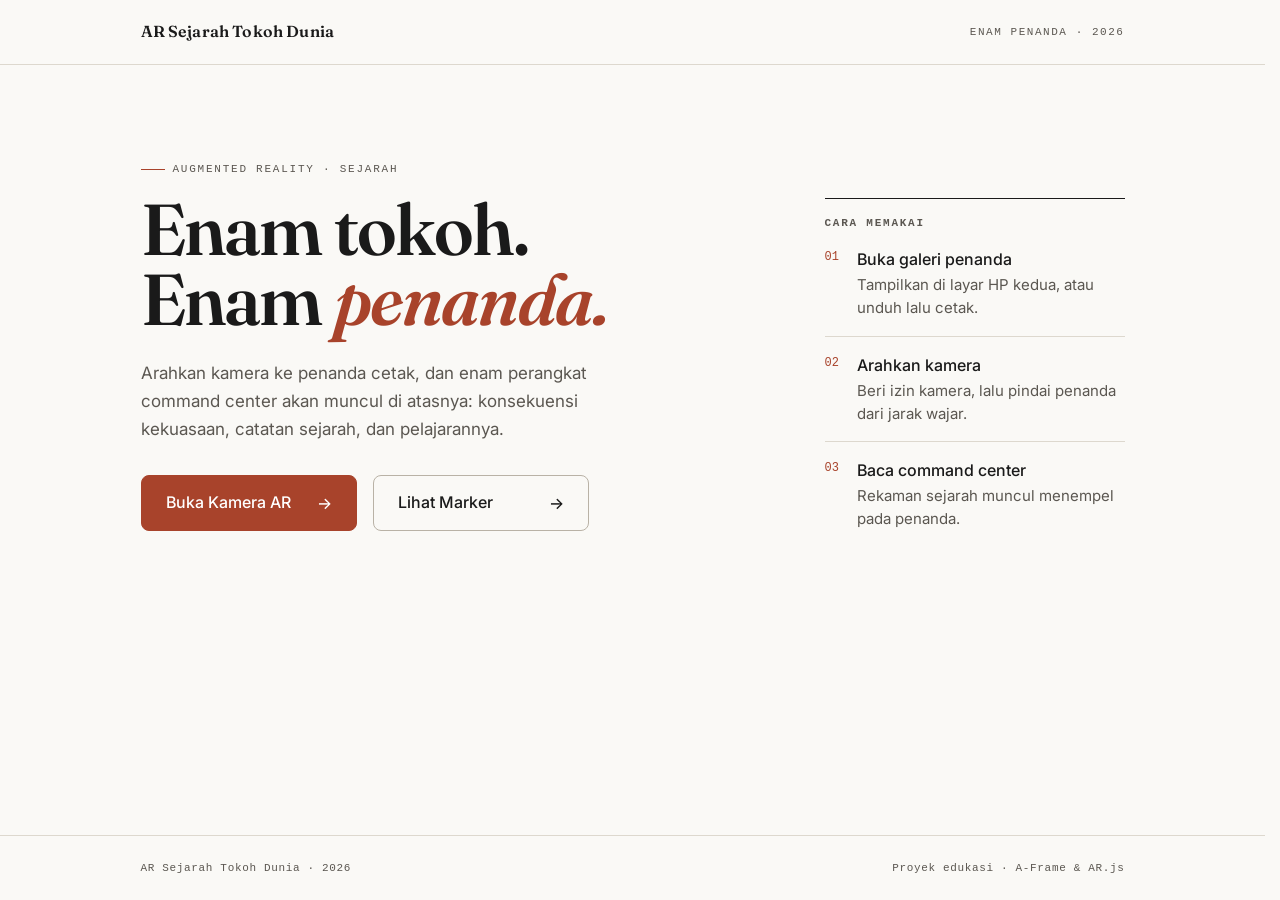
<file: index.html>
<!DOCTYPE html>
<html lang="id">

<head>
  <meta charset="utf-8">
  <meta name="viewport" content="width=device-width, initial-scale=1.0">
  <meta name="theme-color" content="#faf9f6">
  <meta name="description"
    content="Proyek AR Sejarah Tokoh Dunia: jelajahi enam tokoh sejarah abad ke-20 lewat penanda AR dan visual command center.">
  <title>AR Sejarah Tokoh Dunia — Dashboard</title>
  <link rel="preconnect" href="https://fonts.googleapis.com">
  <link rel="preconnect" href="https://fonts.gstatic.com" crossorigin>
  <link
    href="https://fonts.googleapis.com/css2?family=Fraunces:ital,opsz,wght@0,9..144,600;0,9..144,700;1,9..144,600&family=Inter:wght@400;500&display=swap"
    rel="stylesheet">
  <link rel="stylesheet" href="style.css">
</head>

<body>
  <div class="page">

    <header class="topbar">
      <div class="container topbar__inner">
        <p class="wordmark"><a href="index.html">AR Sejarah Tokoh Dunia</a></p>
        <p class="topbar__meta">Enam penanda &middot; 2026</p>
      </div>
    </header>

    <main class="page__main">
      <section class="container hero" aria-labelledby="hero-title">
        <div class="hero__lead">
          <p class="eyebrow">Augmented Reality &middot; Sejarah</p>
          <h1 class="hero__title" id="hero-title">Enam tokoh.<br>Enam <em>penanda.</em></h1>
          <p class="hero__lede">
            Arahkan kamera ke penanda cetak, dan enam perangkat command center akan
            muncul di atasnya: konsekuensi kekuasaan, catatan sejarah, dan pelajarannya.
          </p>

          <div class="hero__actions">
            <a class="btn btn--primary" href="ar.html">
              <span>Buka Kamera AR</span>
              <span class="btn__arrow" aria-hidden="true">&rarr;</span>
            </a>
            <a class="btn btn--ghost" href="marker.html">
              <span>Lihat Marker</span>
              <span class="btn__arrow" aria-hidden="true">&rarr;</span>
            </a>
          </div>
        </div>

        <aside class="hero__aside" aria-labelledby="steps-title">
          <h2 class="aside__title" id="steps-title">Cara memakai</h2>
          <ol class="steps">
            <li class="steps__item">
              <span class="steps__num" aria-hidden="true">01</span>
              <span>
                <span class="steps__label">Buka galeri penanda</span>
                <span class="steps__text">Tampilkan di layar HP kedua, atau unduh lalu cetak.</span>
              </span>
            </li>
            <li class="steps__item">
              <span class="steps__num" aria-hidden="true">02</span>
              <span>
                <span class="steps__label">Arahkan kamera</span>
                <span class="steps__text">Beri izin kamera, lalu pindai penanda dari jarak wajar.</span>
              </span>
            </li>
            <li class="steps__item">
              <span class="steps__num" aria-hidden="true">03</span>
              <span>
                <span class="steps__label">Baca command center</span>
                <span class="steps__text">Rekaman sejarah muncul menempel pada penanda.</span>
              </span>
            </li>
          </ol>
        </aside>
      </section>
    </main>

    <footer class="site-footer">
      <div class="container site-footer__inner">
        <span>AR Sejarah Tokoh Dunia &middot; 2026</span>
        <span>Proyek edukasi &middot; A-Frame &amp; AR.js</span>
      </div>
    </footer>

  </div>

  <script src="app.js"></script>
</body>

</html>
</file>
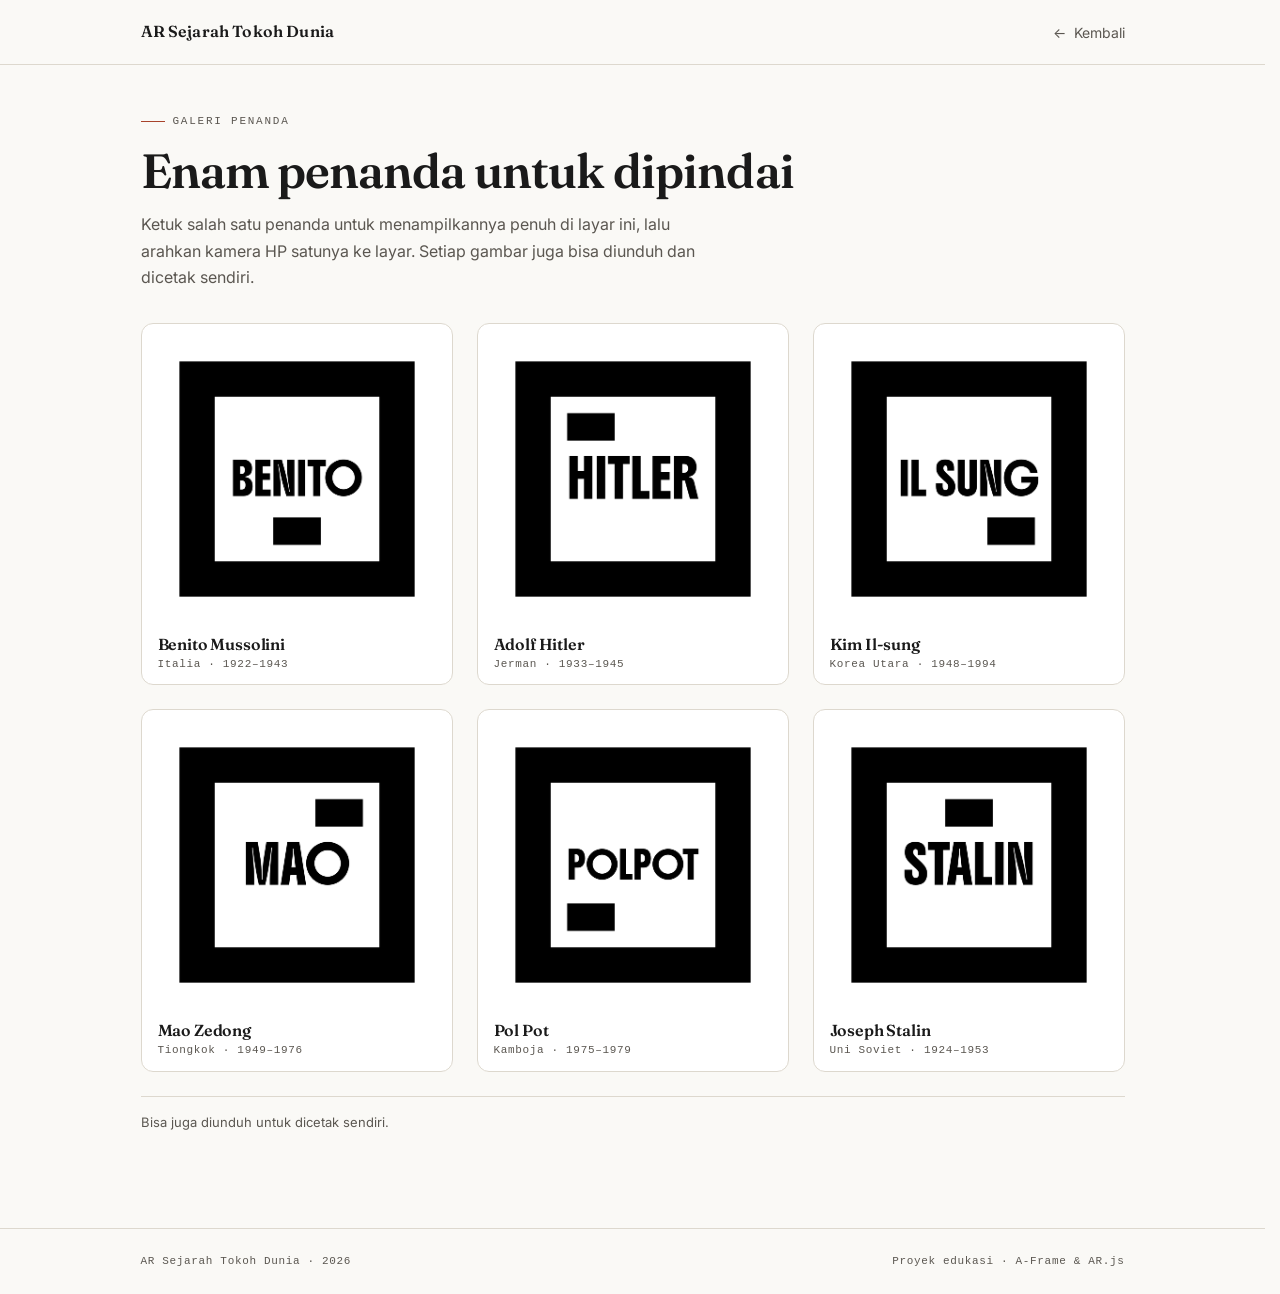
<file: marker.html>
<!DOCTYPE html>
<html lang="id">

<head>
  <meta charset="utf-8">
  <meta name="viewport" content="width=device-width, initial-scale=1.0">
  <meta name="theme-color" content="#faf9f6">
  <meta name="description"
    content="Galeri penanda AR: tampilkan di layar HP kedua atau unduh untuk dicetak sendiri.">
  <title>Marker — AR Sejarah Tokoh Dunia</title>
  <link rel="preconnect" href="https://fonts.googleapis.com">
  <link rel="preconnect" href="https://fonts.gstatic.com" crossorigin>
  <link
    href="https://fonts.googleapis.com/css2?family=Fraunces:ital,opsz,wght@0,9..144,600;0,9..144,700;1,9..144,600&family=Inter:wght@400;500&display=swap"
    rel="stylesheet">
  <link rel="stylesheet" href="style.css">
</head>

<body>
  <div class="page">

    <header class="topbar">
      <div class="container topbar__inner">
        <p class="wordmark"><a href="index.html">AR Sejarah Tokoh Dunia</a></p>
        <a class="back-link" href="index.html">
          <span aria-hidden="true">&larr;</span> Kembali
        </a>
      </div>
    </header>

    <main class="page__main">
      <section class="container page-head" aria-labelledby="page-title">
        <p class="eyebrow">Galeri penanda</p>
        <h1 class="page-head__title" id="page-title">Enam penanda untuk dipindai</h1>
        <p class="page-head__text">
          Ketuk salah satu penanda untuk menampilkannya penuh di layar ini, lalu arahkan
          kamera HP satunya ke layar. Setiap gambar juga bisa diunduh dan dicetak sendiri.
        </p>
      </section>

      <section class="container" aria-label="Daftar penanda">
        <div class="marker-grid" id="marker-grid"></div>
        <p class="grid-note">Bisa juga diunduh untuk dicetak sendiri.</p>
      </section>
    </main>

    <footer class="site-footer">
      <div class="container site-footer__inner">
        <span>AR Sejarah Tokoh Dunia &middot; 2026</span>
        <span>Proyek edukasi &middot; A-Frame &amp; AR.js</span>
      </div>
    </footer>

  </div>

  <dialog class="viewer" id="marker-viewer" aria-labelledby="viewer-title">
    <div class="viewer__shell">
      <div class="viewer__bar">
        <p class="viewer__title" id="viewer-title">Penanda</p>
        <button class="icon-btn" type="button" data-viewer-close aria-label="Tutup penanda">&times;</button>
      </div>

      <div class="viewer__stage">
        <img class="viewer__img" id="viewer-img" alt="">
      </div>

      <div class="viewer__foot">
        <p class="viewer__hint">Tampilkan di layar HP ini, lalu scan dengan HP satunya.</p>
        <div class="viewer__actions">
          <a class="btn btn--primary" id="viewer-download" href="#" download>
            <span>Unduh</span>
            <span class="btn__arrow" aria-hidden="true">&darr;</span>
          </a>
          <button class="btn btn--ghost" type="button" data-viewer-close>Tutup</button>
        </div>
      </div>
    </div>
  </dialog>

  <script src="app.js"></script>
</body>

</html>
</file>
<file: style.css>
/* ============================================
   Tokens
   ============================================ */
:root {
  --bg: #faf9f6;
  --surface: #ffffff;
  --ink: #1a1a1a;
  --ink-soft: #5b5751;
  --line: #ddd8ce;
  --line-strong: #b9b2a6;
  --accent: #a8432b;
  --accent-dark: #8a3521;
  --on-accent: #ffffff;

  --space-1: 8px;
  --space-2: 16px;
  --space-3: 24px;
  --space-4: 32px;
  --space-5: 48px;
  --space-6: 64px;
  --space-7: 96px;

  --radius: 8px;
  --radius-sm: 6px;
  --radius-lg: 12px;
  --container: 1080px;

  --font-display: 'Fraunces', Georgia, 'Times New Roman', serif;
  --font-body: 'Inter', system-ui, -apple-system, 'Segoe UI', Roboto, sans-serif;
  --font-mono: 'Courier New', ui-monospace, monospace;

  --ease: cubic-bezier(0.2, 0.6, 0.2, 1);
  --dur: 150ms;
}

/* ============================================
   Base
   ============================================ */
*,
*::before,
*::after {
  box-sizing: border-box;
}

* {
  margin: 0;
}

html {
  -webkit-text-size-adjust: 100%;
  scrollbar-gutter: stable;
}

body {
  min-height: 100vh;
  background-color: var(--bg);
  color: var(--ink);
  font-family: var(--font-body);
  font-size: 16px;
  line-height: 1.5;
  -webkit-font-smoothing: antialiased;
  text-rendering: optimizeLegibility;
  animation: page-in 180ms ease-out both;
}

img {
  display: block;
  max-width: 100%;
}

a {
  color: inherit;
}

button {
  font: inherit;
  color: inherit;
}

:focus-visible {
  outline: 2px solid var(--accent);
  outline-offset: 2px;
}

[hidden] {
  display: none !important;
}

html.is-viewer-open,
html.is-viewer-open body {
  overflow: hidden;
  overscroll-behavior: none;
}

@keyframes page-in {
  from {
    opacity: 0;
  }

  to {
    opacity: 1;
  }
}

/* ============================================
   Layout
   ============================================ */
.container {
  width: 100%;
  max-width: var(--container);
  margin-inline: auto;
  padding-inline: clamp(var(--space-3), 5vw, var(--space-5));
}

.page {
  min-height: 100vh;
  display: flex;
  flex-direction: column;
}

.page__main {
  flex: 1 0 auto;
}

/* ============================================
   Topbar
   ============================================ */
.topbar {
  border-bottom: 1px solid var(--line);
}

.topbar__inner {
  display: flex;
  align-items: center;
  justify-content: space-between;
  gap: var(--space-2);
  min-height: 64px;
}

.wordmark {
  font-family: var(--font-display);
  font-size: 1rem;
  font-weight: 600;
  letter-spacing: 0.01em;
  line-height: 1.2;
}

.wordmark a {
  text-decoration: none;
}

.topbar__meta {
  font-family: var(--font-mono);
  font-size: 0.6875rem;
  letter-spacing: 0.14em;
  text-transform: uppercase;
  color: var(--ink-soft);
  white-space: nowrap;
}

.back-link {
  display: inline-flex;
  align-items: center;
  gap: var(--space-1);
  min-height: 40px;
  font-size: 0.875rem;
  color: var(--ink-soft);
  text-decoration: none;
  transition: color var(--dur) var(--ease);
}

.back-link:hover {
  color: var(--ink);
}

/* ============================================
   Dashboard hero
   ============================================ */
.hero {
  display: grid;
  gap: var(--space-5);
  padding-block: clamp(var(--space-4), 8vw, var(--space-7)) var(--space-5);
}

@media (min-width: 880px) {
  .hero {
    grid-template-columns: minmax(0, 1.55fr) minmax(0, 0.75fr);
    align-items: end;
    gap: var(--space-6);
  }
}

.eyebrow {
  display: flex;
  align-items: center;
  gap: var(--space-1);
  font-family: var(--font-mono);
  font-size: 0.6875rem;
  letter-spacing: 0.16em;
  text-transform: uppercase;
  color: var(--ink-soft);
}

.eyebrow::before {
  content: '';
  width: 24px;
  height: 1px;
  background-color: var(--accent);
}

.hero__title {
  margin-block: var(--space-2) 0;
  font-family: var(--font-display);
  font-size: clamp(2.5rem, 7.2vw, 4.5rem);
  font-weight: 600;
  line-height: 0.98;
  letter-spacing: -0.025em;
  text-wrap: balance;
}

.hero__title em {
  font-style: italic;
  color: var(--accent);
}

.hero__lede {
  max-width: 44ch;
  margin-top: var(--space-3);
  color: var(--ink-soft);
  font-size: 1.0625rem;
  line-height: 1.65;
}

.hero__actions {
  display: flex;
  flex-wrap: wrap;
  gap: var(--space-2);
  margin-top: var(--space-4);
}

.hero__aside {
  border-top: 1px solid var(--ink);
  padding-top: var(--space-2);
}

.aside__title {
  font-family: var(--font-mono);
  font-size: 0.6875rem;
  letter-spacing: 0.16em;
  text-transform: uppercase;
  color: var(--ink-soft);
  margin-bottom: var(--space-2);
}

.steps {
  list-style: none;
  padding: 0;
  display: grid;
  gap: var(--space-2);
}

.steps__item {
  display: grid;
  grid-template-columns: 24px minmax(0, 1fr);
  gap: var(--space-1);
  padding-bottom: var(--space-2);
  border-bottom: 1px solid var(--line);
}

.steps__item:last-child {
  padding-bottom: 0;
  border-bottom: 0;
}

.steps__num {
  font-family: var(--font-mono);
  font-size: 0.75rem;
  color: var(--accent);
  font-variant-numeric: tabular-nums;
  line-height: 1.7;
}

.steps__label {
  display: block;
  font-weight: 500;
  margin-bottom: 2px;
}

.steps__text {
  display: block;
  color: var(--ink-soft);
  font-size: 0.9375rem;
  line-height: 1.55;
}

/* ============================================
   Buttons
   ============================================ */
.btn {
  display: inline-flex;
  align-items: center;
  justify-content: space-between;
  gap: var(--space-2);
  min-height: 56px;
  min-width: 216px;
  padding: 0 var(--space-3);
  border: 1px solid transparent;
  border-radius: var(--radius);
  background: none;
  font-family: inherit;
  font-size: 1rem;
  font-weight: 500;
  line-height: 1.2;
  text-decoration: none;
  cursor: pointer;
  transition: background-color var(--dur) var(--ease),
    border-color var(--dur) var(--ease),
    color var(--dur) var(--ease);
}

.btn--primary {
  background-color: var(--accent);
  border-color: var(--accent);
  color: var(--on-accent);
}

.btn--primary:hover {
  background-color: var(--accent-dark);
  border-color: var(--accent-dark);
}

.btn--ghost {
  border-color: var(--line-strong);
  color: var(--ink);
}

.btn--ghost:hover {
  border-color: var(--ink);
}

.btn__arrow {
  font-size: 1em;
  line-height: 1;
}

.icon-btn {
  display: inline-grid;
  place-items: center;
  width: 40px;
  height: 40px;
  padding: 0;
  border: 1px solid var(--line-strong);
  border-radius: var(--radius-sm);
  background-color: var(--surface);
  font-size: 1.5rem;
  line-height: 1;
  cursor: pointer;
  transition: border-color var(--dur) var(--ease), background-color var(--dur) var(--ease);
}

.icon-btn:hover {
  border-color: var(--ink);
  background-color: var(--bg);
}

/* ============================================
   Page head
   ============================================ */
.page-head {
  display: grid;
  gap: var(--space-2);
  padding-block: clamp(var(--space-4), 6vw, var(--space-5)) var(--space-4);
}

.page-head__title {
  font-family: var(--font-display);
  font-size: clamp(2rem, 5vw, 3rem);
  font-weight: 600;
  line-height: 1.04;
  letter-spacing: -0.02em;
  text-wrap: balance;
}

.page-head__text {
  max-width: 56ch;
  color: var(--ink-soft);
  line-height: 1.65;
}

/* ============================================
   Marker grid
   ============================================ */
.marker-grid {
  display: grid;
  grid-template-columns: repeat(2, minmax(0, 1fr));
  gap: var(--space-2);
}

@media (min-width: 720px) {
  .marker-grid {
    grid-template-columns: repeat(3, minmax(0, 1fr));
    gap: var(--space-3);
  }
}

.marker-card {
  display: flex;
  flex-direction: column;
  padding: var(--space-1);
  border: 1px solid var(--line);
  border-radius: var(--radius-lg);
  background-color: var(--surface);
  text-align: left;
  cursor: pointer;
  transition: border-color var(--dur) var(--ease);
}

.marker-card:hover {
  border-color: var(--line-strong);
}

.marker-card:focus-visible {
  border-color: var(--accent);
}

.marker-card__thumb {
  display: block;
  aspect-ratio: 1 / 1;
  border-radius: var(--radius-sm);
  background-color: var(--surface);
  overflow: hidden;
}

.marker-card__thumb img {
  width: 100%;
  height: 100%;
  object-fit: contain;
}

.marker-card__caption {
  display: grid;
  gap: 2px;
  padding: var(--space-1) var(--space-1) 4px;
}

.marker-card__name {
  font-family: var(--font-display);
  font-size: 1rem;
  font-weight: 600;
  line-height: 1.25;
  letter-spacing: -0.01em;
}

.marker-card__meta {
  font-family: var(--font-mono);
  font-size: 0.6875rem;
  letter-spacing: 0.06em;
  color: var(--ink-soft);
}

.grid-note {
  margin-top: var(--space-3);
  padding-top: var(--space-2);
  border-top: 1px solid var(--line);
  font-size: 0.8125rem;
  color: var(--ink-soft);
}

.grid-empty {
  grid-column: 1 / -1;
  padding: var(--space-3);
  border: 1px dashed var(--line-strong);
  border-radius: var(--radius);
  font-size: 0.875rem;
  color: var(--ink-soft);
}

/* ============================================
   Full-screen marker viewer
   ============================================ */
.viewer {
  position: fixed;
  inset: 0;
  width: 100%;
  height: 100%;
  max-width: none;
  max-height: none;
  margin: 0;
  padding: 0;
  border: 0;
  background-color: #ffffff;
  color: var(--ink);
}

.viewer::backdrop {
  background-color: #ffffff;
}

.viewer__shell {
  display: flex;
  flex-direction: column;
  height: 100%;
  min-height: 0;
}

.viewer__bar {
  display: flex;
  align-items: center;
  justify-content: space-between;
  gap: var(--space-2);
  padding: var(--space-2) clamp(var(--space-2), 4vw, var(--space-4));
  border-bottom: 1px solid var(--line);
}

.viewer__title {
  font-family: var(--font-display);
  font-size: 1.0625rem;
  font-weight: 600;
  letter-spacing: -0.01em;
}

.viewer__stage {
  flex: 1 1 auto;
  min-height: 0;
  display: flex;
  align-items: center;
  justify-content: center;
  padding: var(--space-2);
  overflow: hidden;
  background-color: #ffffff;
}

.viewer__img {
  max-width: 90vw;
  max-height: 78vh;
  max-height: min(78vh, 100%);
  width: auto;
  height: auto;
  object-fit: contain;
}

.viewer__foot {
  display: flex;
  flex-wrap: wrap;
  align-items: center;
  justify-content: space-between;
  gap: var(--space-2);
  padding: var(--space-2) clamp(var(--space-2), 4vw, var(--space-4));
  border-top: 1px solid var(--line);
}

.viewer__hint {
  max-width: 38ch;
  font-size: 0.8125rem;
  line-height: 1.5;
  color: var(--ink-soft);
}

.viewer__actions {
  display: flex;
  flex-wrap: wrap;
  gap: var(--space-1);
}

.viewer .btn {
  min-width: 0;
  min-height: 46px;
  padding-inline: var(--space-2);
  font-size: 0.9375rem;
}

@media (max-width: 560px) {
  .hero__actions {
    flex-direction: column;
  }

  .hero__actions .btn {
    width: 100%;
  }

  .viewer__foot {
    justify-content: flex-end;
  }

  .viewer__hint {
    flex: 1 1 100%;
    max-width: none;
  }
}

/* ============================================
   Footer
   ============================================ */
.site-footer {
  margin-top: clamp(var(--space-5), 8vw, var(--space-7));
  border-top: 1px solid var(--line);
}

.site-footer__inner {
  display: flex;
  flex-wrap: wrap;
  justify-content: space-between;
  gap: var(--space-1) var(--space-3);
  padding-block: var(--space-3);
  font-family: var(--font-mono);
  font-size: 0.6875rem;
  letter-spacing: 0.06em;
  color: var(--ink-soft);
}

/* ============================================
   AR page
   ============================================ */
body.ar-page {
  background-color: #000000;
  overflow: hidden;
  overscroll-behavior: none;
}

.ar-back {
  position: fixed;
  top: var(--space-2);
  left: var(--space-2);
  z-index: 1300;
  display: inline-flex;
  align-items: center;
  gap: var(--space-1);
  min-height: 44px;
  padding: 0 14px;
  border: 1px solid rgba(26, 26, 26, 0.22);
  border-radius: var(--radius-sm);
  background-color: rgba(250, 249, 246, 0.9);
  color: var(--ink);
  font-size: 0.875rem;
  font-weight: 500;
  text-decoration: none;
  transition: background-color var(--dur) var(--ease),
    border-color var(--dur) var(--ease);
}

.ar-back:hover {
  background-color: #ffffff;
  border-color: rgba(26, 26, 26, 0.6);
}

#hint {
  position: fixed;
  top: 68px;
  left: var(--space-2);
  z-index: 1200;
  max-width: 240px;
  padding: 8px 12px;
  border: 1px solid rgba(0, 229, 255, 0.35);
  border-radius: 4px;
  background-color: rgba(0, 10, 25, 0.72);
  color: #e8fbff;
  font-family: var(--font-mono);
  font-size: 0.6875rem;
  letter-spacing: 0.1em;
  text-transform: uppercase;
}

#camera-status {
  position: fixed;
  top: 50%;
  left: 50%;
  transform: translate(-50%, -50%);
  z-index: 1200;
  width: min(88vw, 360px);
  padding: var(--space-2);
  border-left: 3px solid #00e5ff;
  border-radius: 4px;
  background-color: rgba(0, 10, 25, 0.94);
  color: #d0f0ff;
  font-size: 0.875rem;
  line-height: 1.6;
}

#camera-status p + p {
  margin-top: var(--space-1);
}

#camera-status a {
  color: #00e5ff;
}

#info-panel {
  position: fixed;
  bottom: 20px;
  left: 50%;
  transform: translateX(-50%);
  z-index: 1000;
  display: none;
  width: 420px;
  max-width: 92%;
  max-height: 46vh;
  overflow-y: auto;
  padding: 16px 22px;
  border-left: 3px solid #00e5ff;
  border-radius: 4px;
  background-color: rgba(0, 10, 25, 0.95);
  color: #ffffff;
  font-family: var(--font-mono);
}

#info-panel h2 {
  margin-bottom: 8px;
  color: #00e5ff;
  font-size: 18px;
  font-weight: 700;
  letter-spacing: 3px;
}

#info-meta {
  margin-bottom: 12px;
  padding-bottom: 10px;
  border-bottom: 1px dashed rgba(0, 229, 255, 0.3);
  color: #7ecfff;
  font-size: 11px;
  letter-spacing: 1.5px;
}

#info-panel p + p {
  margin-top: 8px;
}

#info-panel p {
  color: #d0f0ff;
  font-size: 12.5px;
  line-height: 1.5;
  letter-spacing: 0.5px;
  white-space: pre-line;
}

#info-panel .label {
  display: block;
  margin-bottom: 3px;
  color: #00e5ff;
  font-size: 11px;
  font-weight: 700;
  letter-spacing: 1.5px;
}

/* ============================================
   Reduced motion
   ============================================ */
@media (prefers-reduced-motion: reduce) {
  body {
    animation: none;
  }

  *,
  *::before,
  *::after {
    transition-duration: 0.01ms !important;
  }
}
</file>
